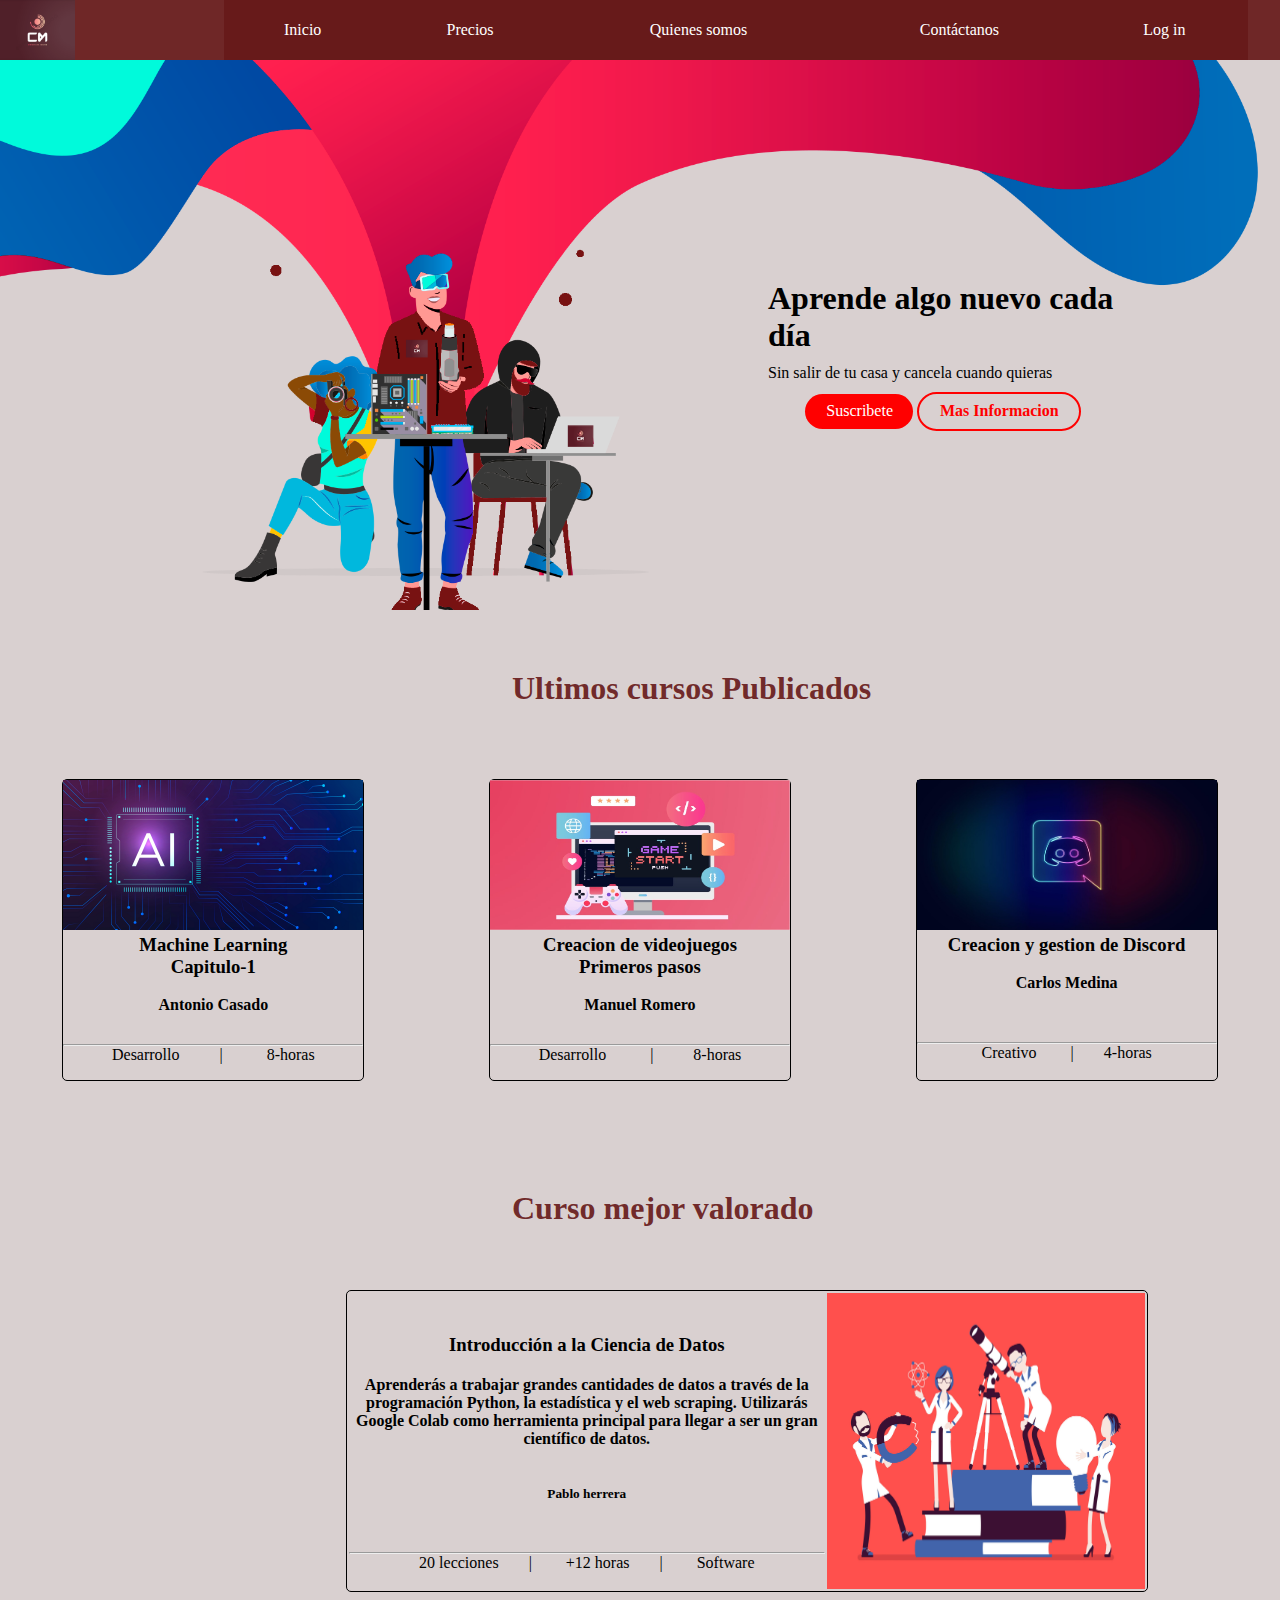
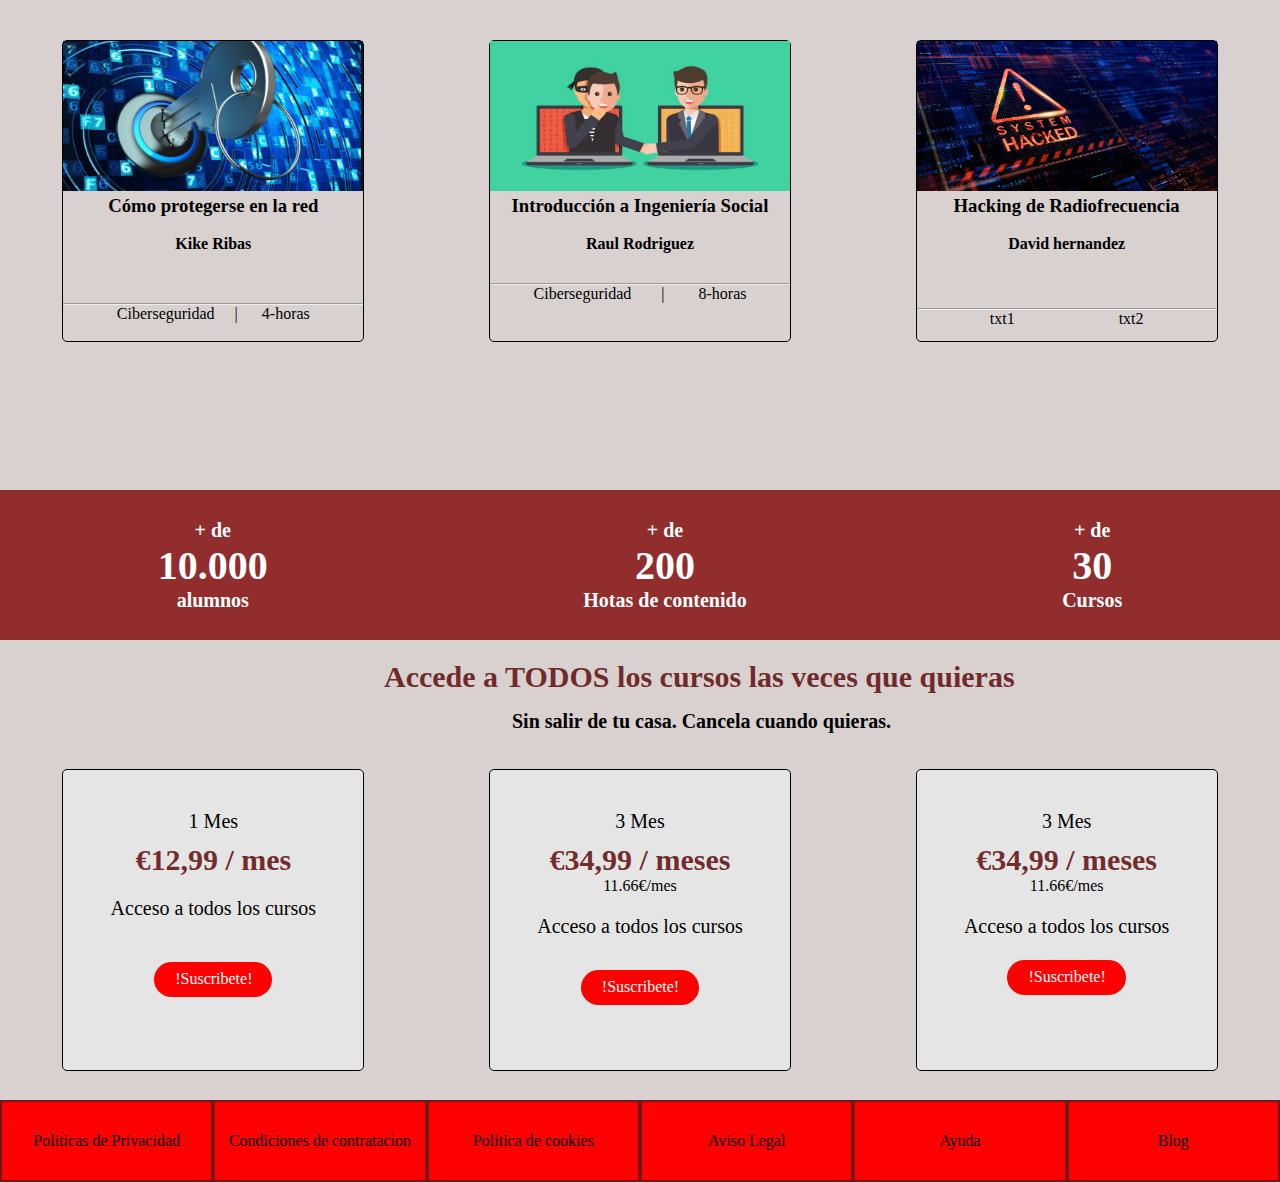
<file: index.html>
<!DOCTYPE html>
<html lang="en">

<head>
  <meta charset="UTF-8" />
  <meta http-equiv="X-UA-Compatible" content="IE=edge" />
  <meta name="viewport" content="width=device-width, initial-scale=1.0" />
  <link rel="stylesheet" href="css/style.css" />
  <link rel="shortcut icon" href="img/favicon.png" type="image/x-icon" />
  <link rel="stylesheet" href="">
  <title>Index</title>
</head>

<body class="body">
  <!-- Menu principal -->
  <header>
    <div class="menu">
      <input type="checkbox">
      <i class="fas fa-bars"></i>
      <i class="fas fa-times"></i>
      <img class="logo" src="img/logo.png" alt="" />
      <nav>
        <ul>
          <li>
            <a href="index.html"><span class="primero"><img src="icon/003-home3.png" /></span>Inicio</a>
          </li>
          <li>
            <a href="#precios"><span class="tercero"><img src="icon/054-price-tag.png" /></span>Precios</a>
          </li>
          <li>
            <a href="quienes somos.html"><span class="cuarto"><img src="icon/149-cog.png" /></span>Quienes somos</a>
          </li>
          <li>
            <a href="contactanos.html"><span class="quinto"><img src="icon/389-mail2.png" /></span>Contáctanos</a>
          </li>
          <li>
            <a href="login.html"><span class="sexto"><img src="icon/icons8-usuario-60.png" /></span>Log in</a>
          </li>
        </ul>
      </nav>
    </div>
  </header>
  <!-- Presentacion 1 -->
  <div class="primer">
    <div class="txt1">
      <h1>Aprende algo nuevo cada día</h1>
      <p>Sin salir de tu casa y cancela cuando quieras</p>
      <a href="#precios" class="subs">Suscribete</a>
      <a href="Coming soon.html" class="info"> <b>Mas Informacion</b></a>
    </div>
  </div>
  <!-- Presentacion 2 de ultimos cursos añadidos -->
  <div class="ultimos">
    <h1>Ultimos cursos Publicados</h1>
    <div class="curs1">
      <a href="Coming soon.html">
        <img src="/img/ia.png" alt="">

        <h3>Machine Learning <br>Capitulo-1</h3>
        <br>
        <h4>Antonio Casado</h4>
        <hr>
        <span>Desarrollo</span>| <span>8-horas</span>
      </a>
    </div>

    <div class="curs2">
      <a href="Coming soon.html">
        <img src="/img/juegos.jpg" alt="">

        <h3>Creacion de videojuegos <br> Primeros pasos</h3>
        <br>
        <h4>Manuel Romero</h4>
        <hr>
        <span>Desarrollo</span> |<span>8-horas</span>
      </a>
    </div>

    <div class="curs3">
      <a href="Coming soon.html">
        <img src="img/disc.jpg" alt="">

        <h3>Creacion y gestion de Discord</h3>
        <br>
        <h4>Carlos Medina</h4>
        <hr>
        <span>Creativo</span> |<span>4-horas</span>
      </a>
    </div>
  </div>
  <!-- Presentacion 3 mejores cursos  -->
  <div class="mejores">
    <h1>Curso mejor valorado</h1>
    <div class="curs4">
      <a href="Coming soon.html">
        <table>
          <tr>
            <td>
              <h3>Introducción a la Ciencia de Datos</h3>
              <h4>Aprenderás a trabajar grandes cantidades de datos a través de la programación Python, la estadística y
                el web scraping. Utilizarás Google Colab como herramienta principal para llegar a ser un gran científico
                de datos.</h4>
              <br>
              <h5>Pablo herrera</h5>
              <hr>
              <span>20 lecciones</span>| <span>+12 horas</span>| <span>Software</span>
            </td>
            <td>
              <div class="curs4divimg">
                <img src="img/cienc.jpg" alt="">
              </div>
            </td>
          </tr>
        </table>
      </a>
    </div>

    <div class="curs5">
      <a href="Coming soon.html">
        <img src="/img/cibered.jpg" alt="">

        <h3>Cómo protegerse en la red</h3>
        <br>
        <h4>Kike Ribas</h4>
        <hr>
        <span>Ciberseguridad</span>| <span>4-horas</span>
      </a>
    </div>

    <div class="curs6">
      <a href="Coming soon.html">
        <img src="img/ingesoci.jpg" alt="">

        <h3>Introducción a Ingeniería Social</h3>
        <br>
        <h4>Raul Rodriguez</h4>
        <hr>
        <span>Ciberseguridad</span>| <span>8-horas</span>
      </a>
    </div>
    <div class="curs7">
      <a href="Coming soon.html">
        <img src="img/hackradio.jpeg" alt="">

        <h3>Hacking de Radiofrecuencia</h3>
        <br>
        <h4>David hernandez</h4>
        <hr>
        <span>txt1</span> <span>txt2</span>
      </a>
    </div>
  </div>

  <!-- Presentacion 4 Zona de cantidad de alumnos -->
  <div class="alumnos">

    <span>
      <h4>+ de</h4>
      <h2>10.000 <br>
        <h4>alumnos</h4>
      </h2>
    </span> <span>
      <h4>+ de</h4>
      <h2>200 <br>
        <h4>Hotas de contenido</h4>
      </h2>
    </span> <span>
      <h4>+ de</h4>
      <h2>30 <br>
        <h4>Cursos</h4>
      </h2>
    </span>
  </div>

  <!-- Zona de los precios de los cursos -->
  <div id="precios">
    <h2>Accede a TODOS los cursos las veces que quieras</h2>
    <h3>Sin salir de tu casa. Cancela cuando quieras.</h3>
    <div class="prec1">
      <p class="mes0">1 Mes</p>
      <strong class="din0">€12,99 / mes</strong>
      <p class="tt0">Acceso a todos los cursos</p>
      <a class="subs0" href="login.html">!Suscribete!</a>
    </div>
    <div class="prec2">
      <p class="mes1"> 3 Mes</p>
      <strong class="din1">€34,99 / meses</strong>
      <p class="din11">11.66€/mes</p>
      <p class="tt1">Acceso a todos los cursos</p>
      <a class="subs1" href="login.html">!Suscribete!</a>
    </div>
    <div class="prec3">
      <p class="mes2">3 Mes</p>
      <strong class="din2">€34,99 / meses</strong>
      <p class="din21">11.66€/mes</p>
      <p class="tt2">Acceso a todos los cursos</p>
      <a class="subs2" href="login.html">!Suscribete!</a>
    </div>
  </div>
  <footer>
    <div class="footdiv"><span> <a href="Coming soon.html">Politicas de Privacidad</a></span></div> 
    <div class="footdiv"><span><a href="Coming soon.html">Condiciones de contratacion</a></span></div> 
    <div class="footdiv"><span><a href="Coming soon.html">Politica de cookies</span></a></div>
    <div class="footdiv"><span><a href="Coming soon.html">Aviso Legal</a></span></div> 
    <div class="footdiv"><span><a href="contactanos.html">Ayuda</a></span></div> 
    <div class="footdiv"><span><a href="Coming soon.html">Blog</a></span></div>
  </footer>
</body>

</html>
</file>
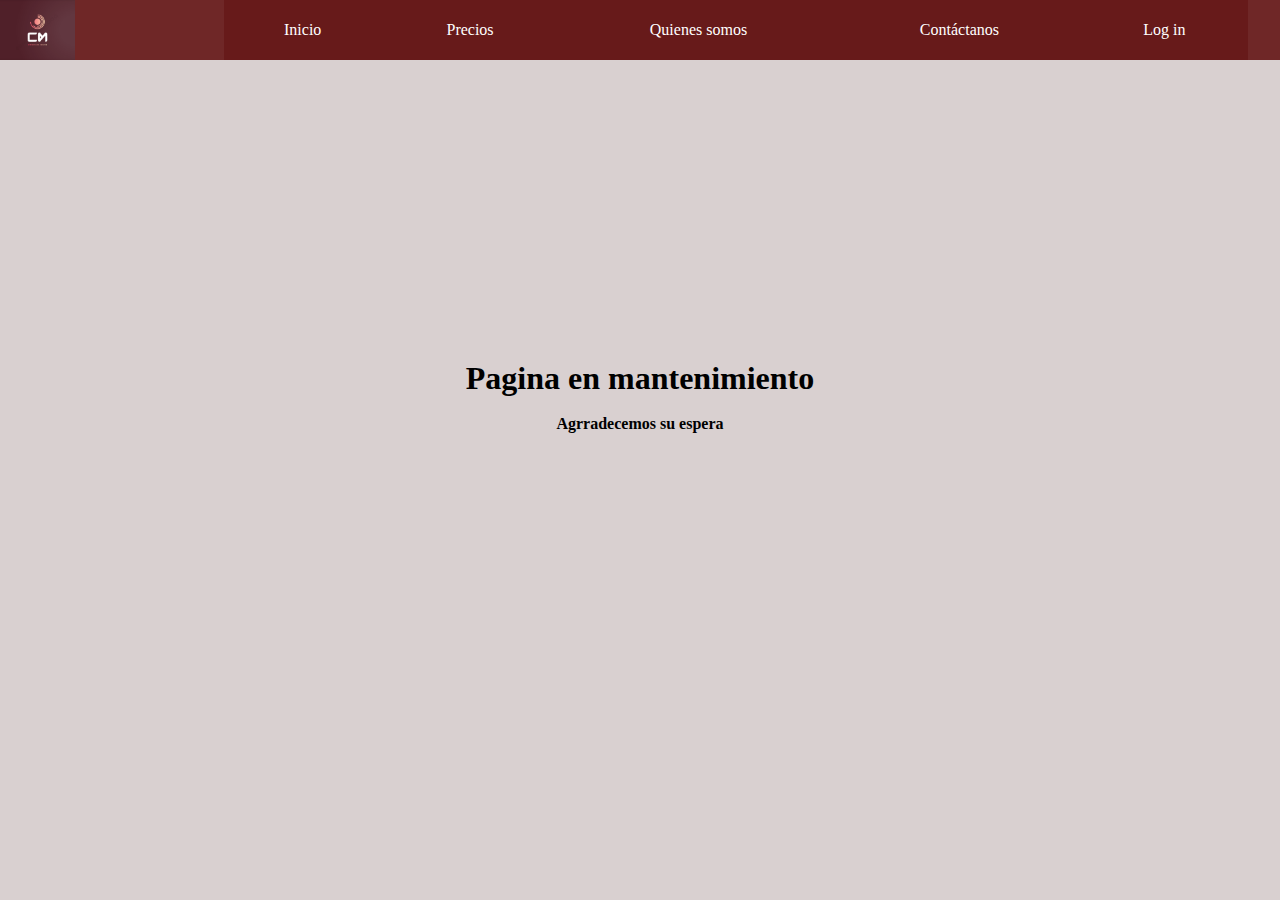
<file: Coming soon.html>
<!DOCTYPE html>
<html lang="en">

<head>
  <meta charset="UTF-8" />
  <meta http-equiv="X-UA-Compatible" content="IE=edge" />
  <meta name="viewport" content="width=device-width, initial-scale=1.0" />
  <link rel="stylesheet" href="css/style.css" />
  <link rel="shortcut icon" href="img/favicon.png" type="image/x-icon" />
  <title>Coming soon</title>
</head>
<body class="body">
  <header>
    <div class="menu">
      <img class="logo" src="img/logo.png" alt="" />
      <nav>
        <ul>
          <li>
            <a href="index.html"><span class="primero"><img src="icon/003-home3.png" /></span>Inicio</a>
          </li>
          <li>
            <a href="#precios"><span class="tercero"><img src="icon/054-price-tag.png" /></span>Precios</a>
          </li>
          <li>
            <a href="quienes somos.html"><span class="cuarto"><img src="icon/149-cog.png" /></span>Quienes somos</a>
          </li>
          <li>
            <a href="contactanos.html"><span class="quinto"><img src="icon/389-mail2.png" /></span>Contáctanos</a>
          </li>
          <li>
            <a href="login.html"><span class="sexto"><img src="icon/icons8-usuario-60.png" /></span>Log in</a>
          </li>
        </ul>
      </nav>
    </div>
  </header>

  <h1 class="coming">Pagina en mantenimiento</h1>
  <br>
  <h4>Agrradecemos su espera</h4>
</body>
</html>
</file>
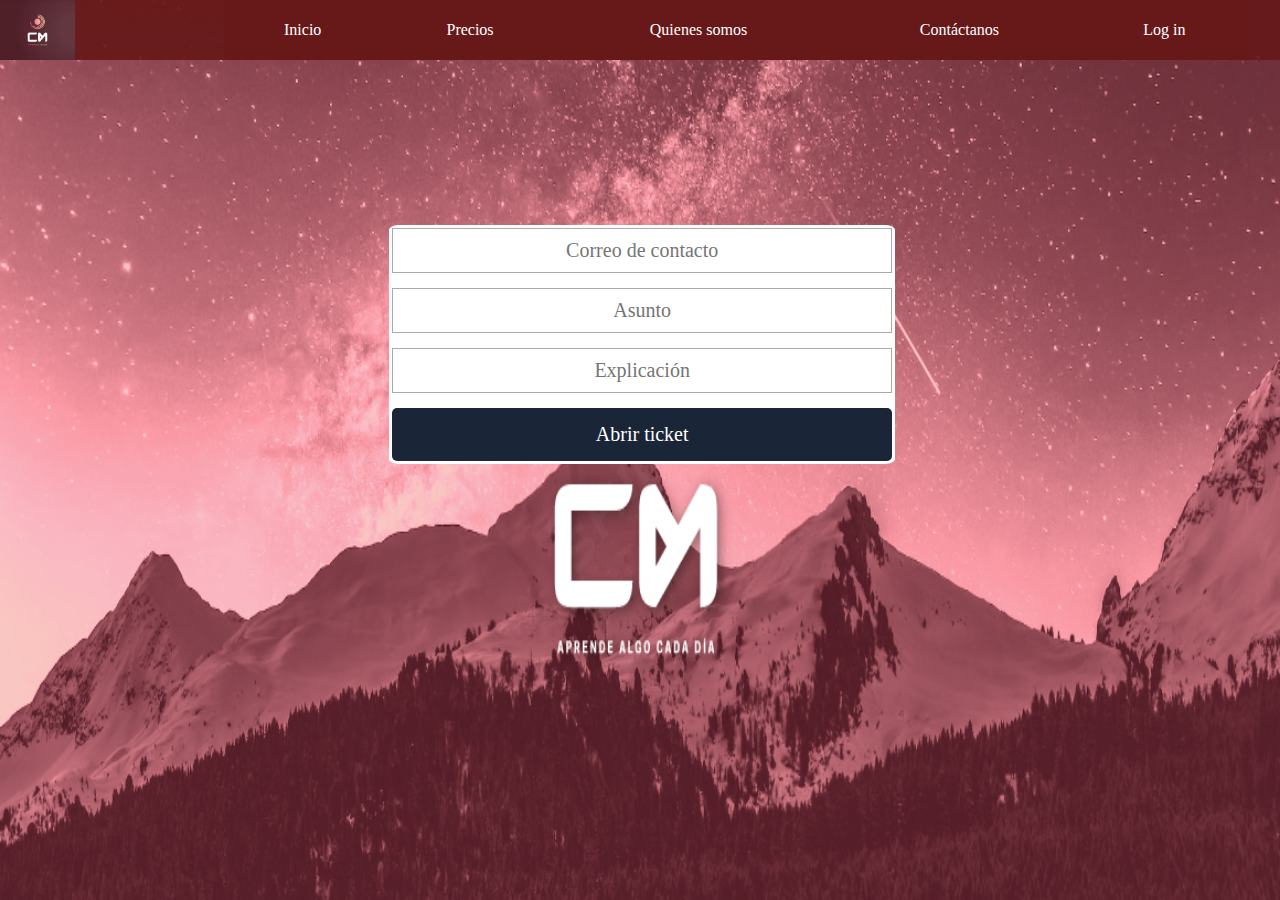
<file: contactanos.html>
<!DOCTYPE html>
<html lang="en">
<head>
  <meta charset="UTF-8" />
  <meta http-equiv="X-UA-Compatible" content="IE=edge" />
  <meta name="viewport" content="width=device-width, initial-scale=1.0" />
  <link rel="stylesheet" href="css/style.css" />
  <link rel="shortcut icon" href="img/favicon.png" type="image/x-icon" />
  <link rel="stylesheet" href="https://use.fontawesome.com/releases/v5.6.3/css/all.css" >
  <title>Contactanos</title>
</head>
<body class="bodylogin">
    <header>
        <div class="menu">
            <input type="checkbox">
            <i class="fas fa-bars"></i>
            <i class="fas fa-times"></i>
        <img class="logo" src="img/logo.png" alt="">
        <nav>
            <ul>
                <li>
                    <a href="index.html"><span class="primero"><img src="icon/003-home3.png"></span>Inicio</a>
                </li>
                <li>
                    <a href="index.html#precios"><span class="tercero"><img src="icon/054-price-tag.png"></span>Precios</a>
                </li>
                <li>
                    <a href="quienes somos.html"><span class="cuarto"><img src="icon/149-cog.png"></span>Quienes somos</a>
                </li>
                <li>
                    <a href="contactanos.html"><span class="quinto"><img src="icon/389-mail2.png"></span>Contáctanos</a>
                </li>
                <li>
                    <a href="login.html"><span class="sexto"><img src="icon/icons8-usuario-60.png"></span>Log in</a>
                </li>
            </ul>
        </nav>
    </div>
    </header>
    <div class="contenedor">
        <form class="formulario" action="mailto:26082004mrc@gmail.com">
            <div class="input-contenedor">
                <input type="text" placeholder="Correo de contacto">
            </div>
            <div class="input-contenedor">
                <input type="text" placeholder="Asunto">
            </div>
            <div class="input-contenedor">
                <input type="text" placeholder="Explicación">
            </div>
            <input type="submit" value="Abrir ticket" class="button">
        </form>
    </div>
</body>
</html>
</file>
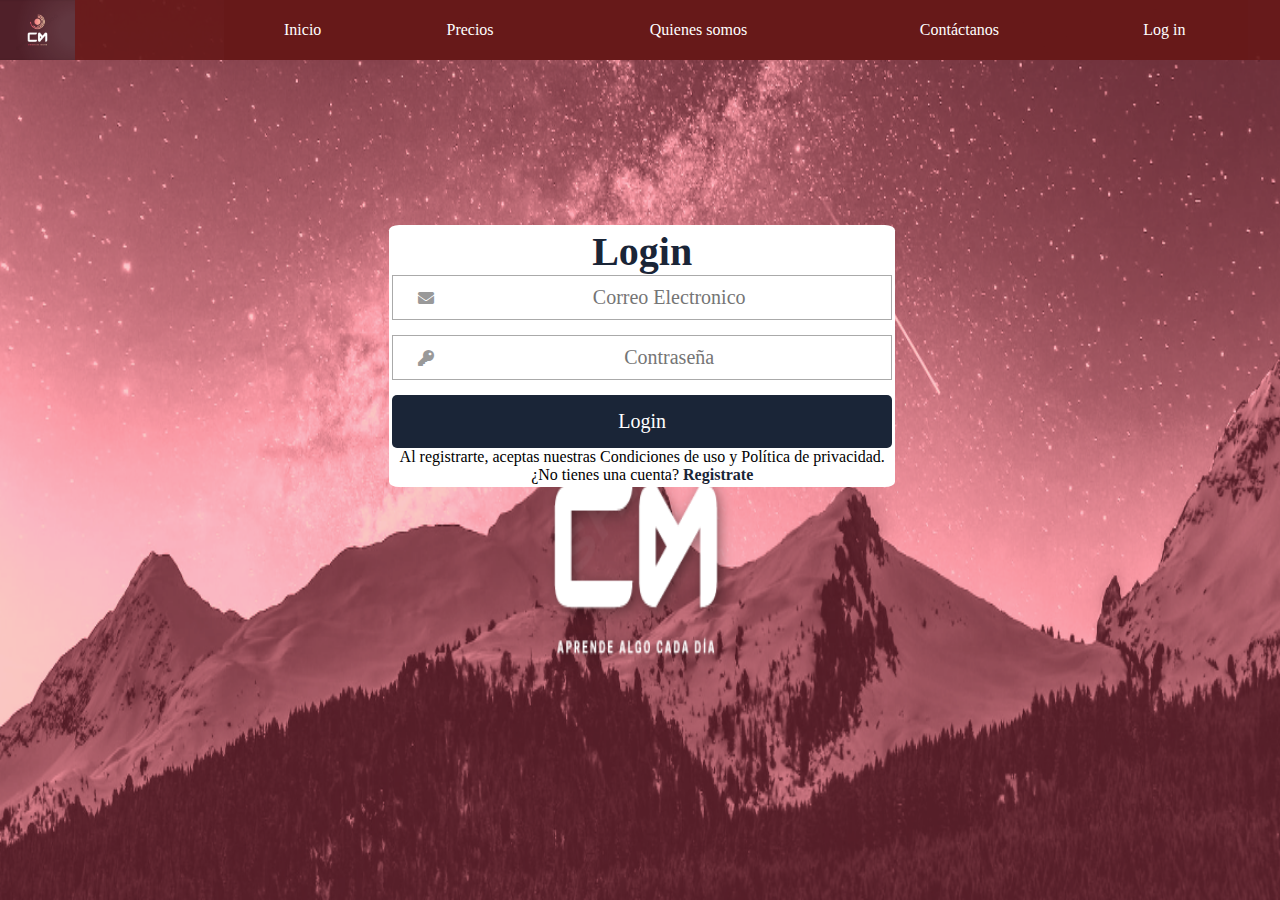
<file: login.html>
<!DOCTYPE html>
<html lang="en">
<head>
    <meta charset="UTF-8">
    <meta http-equiv="X-UA-Compatible" content="IE=edge">
    <meta name="viewport" content="width=device-width, initial-scale=1.0">
    <link rel="stylesheet" href="css/style.css">
    <link rel="shortcut icon" href="img/favicon.png" type="image/x-icon">
    <link rel="stylesheet" href="https://use.fontawesome.com/releases/v5.6.3/css/all.css">
    <title>Login</title>
</head>
<body class="bodylogin">
    <header>
        <div class="menu">
            <input type="checkbox">
            <i class="fas fa-bars"></i>
            <i class="fas fa-times"></i>
        <img class="logo" src="img/logo.png" alt="">
        <nav>
            <ul>
                <li>
                    <a href="index.html"><span class="primero"><img src="icon/003-home3.png"></span>Inicio</a>
                </li>
                <li class="tercero">
                    <a href="index.html#precios"><span ><img src="icon/054-price-tag.png"></span>Precios</a>
                </li>
                <li>
                    <a href="quienes somos.html"><span class="cuarto"><img src="icon/149-cog.png"></span>Quienes somos</a>
                </li>
                <li>
                    <a href="contactanos.html"><span class="quinto"><img src="icon/389-mail2.png"></span>Contáctanos</a>
                </li>
                <li>
                    <a href="login.html"><span class="sexto"><img src="icon/icons8-usuario-60.png"></span>Log in</a>
                </li>
            </ul>
        </nav>
    </div>
    </header>
    <div class="contenedor">
        <form class="formulario">
            <h1 class="formh1">Login</h1>
            <div class="input-contenedor">
                <i class="fas fa-envelope icon"></i>
                <input type="text" placeholder="Correo Electronico">
            </div>
            <div class="input-contenedor">
                <i class="fas fa-key icon"></i>
                <input type="password" placeholder="Contraseña">
            </div>
            <button class="button" ><a class="log" href="Coming soon.html">Login</a></button>
            <p>Al registrarte, aceptas nuestras Condiciones de uso y Política de privacidad.</p>
            <p>¿No tienes una cuenta? <a class="link" href="Registro.html">Registrate </a></p>
        </form>
    </div>
</body>
</html>
</file>
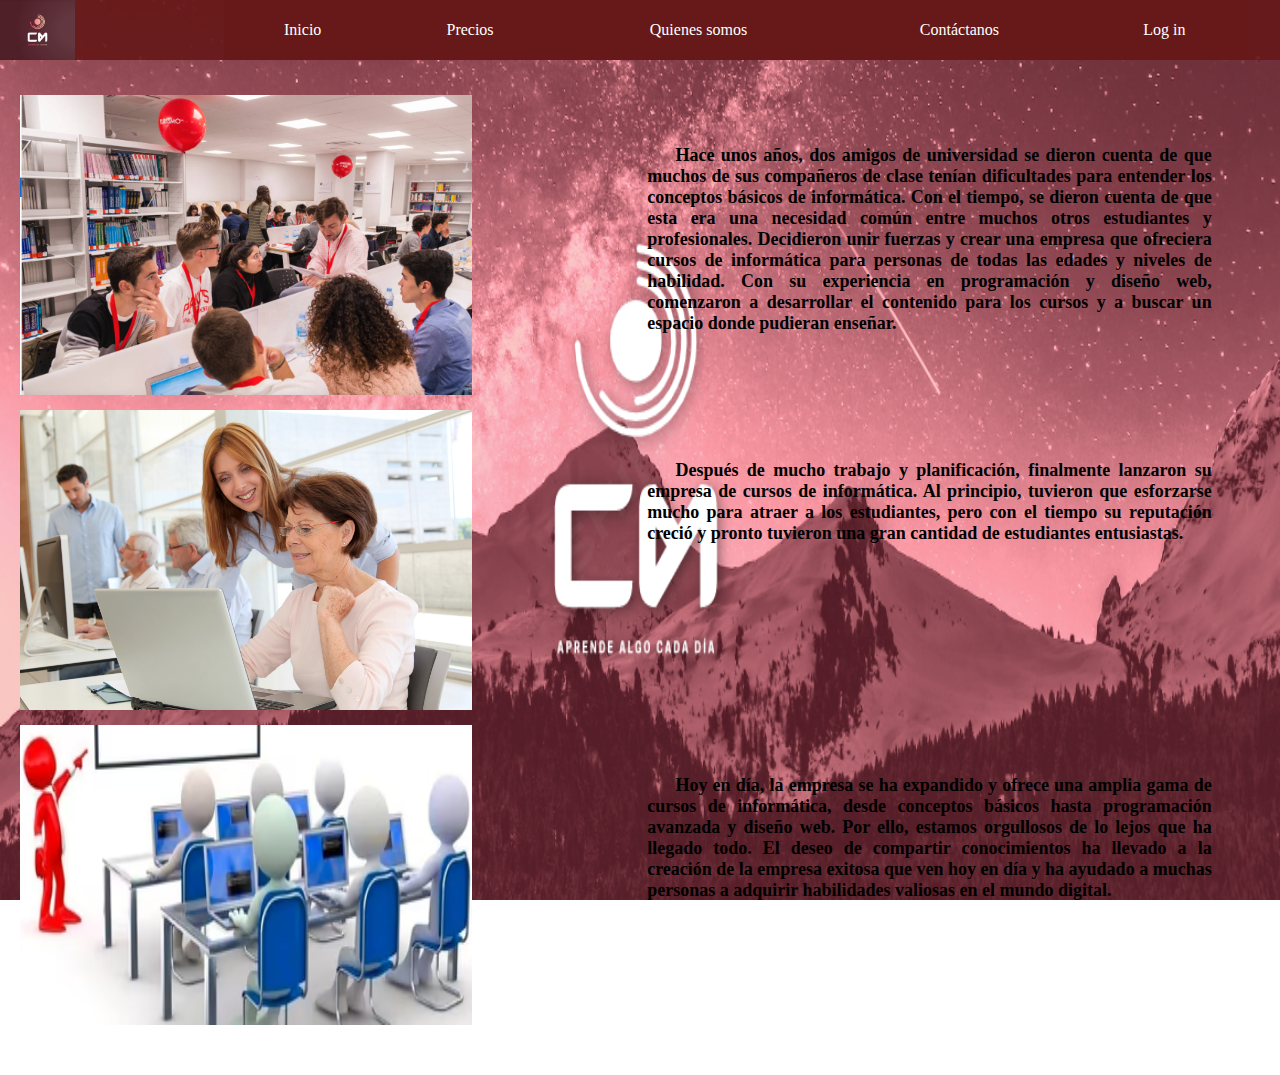
<file: quienes somos.html>
<!DOCTYPE html>
<html lang="en">

<head>
    <meta charset="UTF-8">
    <meta http-equiv="X-UA-Compatible" content="IE=edge">
    <meta name="viewport" content="width=device-width, initial-scale=1.0">
    <link rel="stylesheet" href="css/style.css">
    <link rel="shortcut icon" href="img/favicon.png" type="image/x-icon">
    <title>Quienes somos</title>
</head>

<body class="bodyquienes">
    <header>
        <div class="menu">
            <input type="checkbox">
            <i class="fas fa-bars"></i>
            <i class="fas fa-times"></i>
        <img class="logo" src="img/logo.png" alt="">
        <nav>
            <ul>
                <li>
                    <a href="index.html"><span class="primero"><img src="icon/003-home3.png"></span>Inicio</a>
                </li>
                <li>
                    <a href="index.html#precios"><span class="tercero"><img src="icon/054-price-tag.png"></span>Precios</a>
                </li>
                <li>
                    <a href="quienes somos.html"><span class="cuarto"><img src="icon/149-cog.png"></span>Quienes
                        somos</a>
                </li>
                <li>
                    <a href="contactanos.html"><span class="quinto"><img src="icon/389-mail2.png"></span>Contáctanos</a>
                </li>
                <li>
                    <a href="login.html"><span class="sexto"><img src="icon/icons8-usuario-60.png"></span>Log in</a>
                </li>
            </ul>
        </nav>
    </div>
    </header>
    <div class="quienes">
        <div class="divquien letras"><span>Hace unos años, dos amigos de universidad se dieron cuenta de que muchos de sus compañeros de clase tenían dificultades para entender los conceptos básicos de informática. Con el tiempo, se dieron cuenta de que esta era una necesidad común entre muchos otros estudiantes y profesionales. Decidieron unir fuerzas y crear una empresa que ofreciera cursos de informática para personas de todas las edades y niveles de habilidad. Con su experiencia en programación y diseño web, comenzaron a desarrollar el contenido para los cursos y a buscar un espacio donde pudieran enseñar.</span></div>
        <div class="divquien"><img class="imgquien" src="/img/quienes1.jpg" alt=""></div>
        <div class="divquien letras"><span>Después de mucho trabajo y planificación, finalmente lanzaron su empresa de cursos de informática. Al principio, tuvieron que esforzarse mucho para atraer a los estudiantes, pero con el tiempo su reputación creció y pronto tuvieron una gran cantidad de estudiantes entusiastas.</span></div>
        <div class="divquien iz"><img class="imgquien" src="/img/quienes2.jpg" alt=""></div>
        <div class="divquien letras"><span>Hoy en día, la empresa se ha expandido y ofrece una amplia gama de cursos de informática, desde conceptos básicos hasta programación avanzada y diseño web. Por ello, estamos orgullosos de lo lejos que ha llegado todo. El deseo de compartir conocimientos ha llevado a la creación de la empresa exitosa que ven hoy en día y ha ayudado a muchas personas a adquirir habilidades valiosas en el mundo digital.</span></div>
        <div class="divquien"><img class="imgquien" src="/img/quienes3.png" alt=""></div>
    </div>
</body>
</html>
</file>
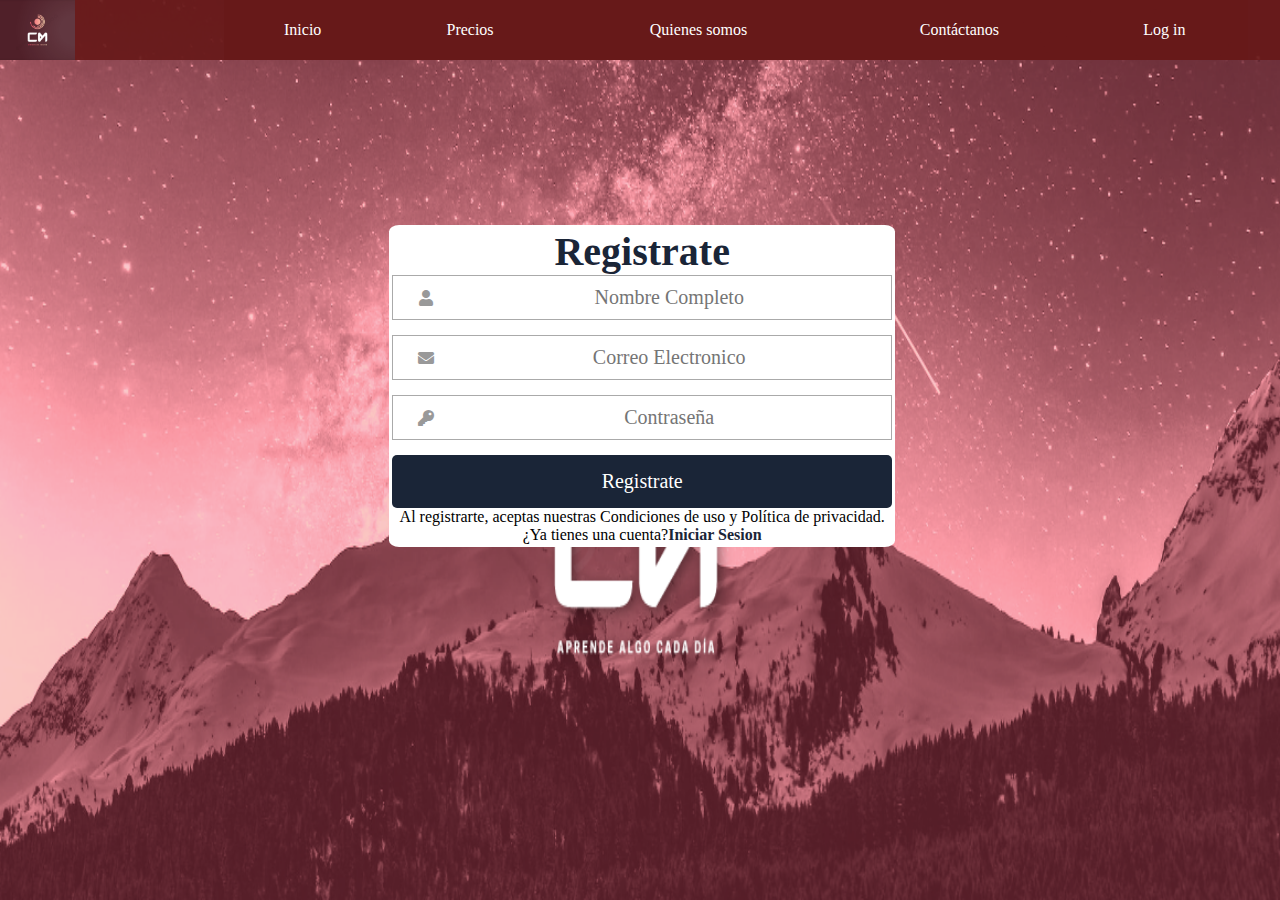
<file: Registro.html>
<!DOCTYPE html>
<html lang="en">
<head>
  <meta charset="UTF-8" />
  <meta http-equiv="X-UA-Compatible" content="IE=edge" />
  <meta name="viewport" content="width=device-width, initial-scale=1.0" />
  <link rel="stylesheet" href="css/style.css" />
  <link rel="shortcut icon" href="img/favicon.png" type="image/x-icon" />
  <link rel="stylesheet" href="https://use.fontawesome.com/releases/v5.6.3/css/all.css" >
  <title>Registro</title>
</head>
<body class="bodylogin">
    <header>
        <div class="menu">
            <input type="checkbox">
            <i class="fas fa-bars"></i>
            <i class="fas fa-times"></i>
        <img class="logo" src="img/logo.png" alt="">
        <nav>
            <ul>
                <li>
                    <a href="index.html"><span class="primero"><img src="icon/003-home3.png"></span>Inicio</a>
                </li>
                <li>
                    <a href="index.html#precios"><span class="tercero"><img src="icon/054-price-tag.png"></span>Precios</a>
                </li>
                <li>
                    <a href="quienes somos.html"><span class="cuarto"><img src="icon/149-cog.png"></span>Quienes somos</a>
                </li>
                <li>
                    <a href="contactanos.html"><span class="quinto"><img src="icon/389-mail2.png"></span>Contáctanos</a>
                </li>
                <li>
                    <a href="login.html"><span class="sexto"><img src="icon/icons8-usuario-60.png"></span>Log in</a>
                </li>
            </ul>
        </nav>
    </div>
    </header>
    <div class="contenedor">
        <form class="formulario">
            <h1 class="formh1">Registrate</h1>
            <div class="input-contenedor">
                <i class="fas fa-user icon"></i>
                <input type="text" placeholder="Nombre Completo">
            </div>
            <div class="input-contenedor">
                <i class="fas fa-envelope icon"></i>
                <input type="text" placeholder="Correo Electronico">
            </div>
            <div class="input-contenedor">
                <i class="fas fa-key icon"></i>
                <input type="password" placeholder="Contraseña">
            </div>
            <button class="button" ><a class="log" href="Coming soon.html">Registrate</a></button>
            <p>Al registrarte, aceptas nuestras Condiciones de uso y Política de privacidad.</p>
            <p>¿Ya tienes una cuenta?<a class="link" href="login.html">Iniciar Sesion</a></p>
        </form>
    </div>
</body>
</html>
</file>
<file: css/style.css>
* {
    margin: 0px;
    padding: 0px;
    text-decoration: none;
    text-align: center;
    font-family: Georgia, 'Times New Roman', Times, serif;
    
}
.body{
    background-color: rgb(217, 208, 208);
}
a {
    color: black;
}

/* Menu Principal */
.logo {
    height: 60px;
    position: relative;
    float: left;
}

header {
    width: 100%;
    overflow: hidden;
    height: 60px;
    position: relative;
    background-color: #671919ec;
}
.menu input[type="checkbox"] {
    opacity: 0;
  }
  .menu input[type="checkbox"], .menu .fa-bars, .menu .fa-times {
    opacity:0;
  }
nav {
    top: -20px;
    position: absolute;
    left: 0px;
    right: -15%;
    margin: 20px auto;
    width: 80%;
}

nav ul {
    list-style: none;
}

nav>ul {
    display: table;
    width: 100%;
    background-color: #671919ec;
    position: relative;
}

nav>ul li {
    display: table-cell;
}

nav>ul>li>ul {
    display: block;
    position: absolute;
    background-color: black;
    left: 0px;
    right: 0px;
    overflow: hidden;
    height: 0%;
    transition: all .3s ease;
}

nav>ul li a {
    color: white;
    display: block;
    line-height: 20px;
    padding: 20px;
    position: relative;
    text-align: center;
    text-decoration: none;
    transition: all .3s ease;
}

nav>ul>li a span {
    background-color: #671919ec;
    display: block;
    height: 100%;
    width: 100%;
    left: 0;
    position: absolute;
    top: -60px;
    transition: all .3s ease;
    line-height: 60px;
}

nav>ul>li>a:hover>span {
    top: 0px;
}

/* Primer apartado index */
.primer {
    position: relative;
    width: 100%;
    height: 550px;
    background-repeat: no-repeat;
    background-image: url(/img/banner1.png);
    background-size: 100%;
    background-position: center;
}

.txt1 {
    position: relative;
    top: 40%;
    padding-left: 60%;
    width: 350px;

}

.txt1 p {
    padding-top: 10px;
    padding-bottom: 20px;
    text-align: left;
    size: 200px;
}

.txt1 h1 {
    text-align: left;
    size: 200px;
}

.txt1 .subs {
    background-color: red;
    color: white;
    border-radius: 20px;
    transition: 0.2s;
    padding-top: 8px;
    padding-bottom: 10px;
    padding-left: 21px;
    padding-right: 20px;
}

.txt1 .subs:hover {
    transition: 0.2s;
    box-shadow: 0px 3px 3px 1px rgb(130, 130, 130);
}

.txt1 .info {
    border: 2px solid red;
    color: red;
    padding-top: 8px;
    padding-bottom: 10px;
    padding-left: 21px;
    padding-right: 20px;
    border-radius: 20px;
    transition: 0.2s;
}

.txt1 .info:hover {
    transition: 0.2s;
    box-shadow: 0px 3px 3px 1px rgb(130, 130, 130);
}

/* Presentacion 2 ultimos cursos añadidos */
.ultimos {
    position: relative;
    top: 60px;
    display: flex;
    width: 100%;
    height: 520px;
}

.ultimos h1 {
    position: absolute;
    padding-left: 40%;
    color: #671919ec;
}

/* Curso 1  */

.ultimos .curs1 {
    width: 300px;
    height: 300px;
    border: 1px solid black;
    margin: auto;
    border-radius: 5px;
    transform: translate(0, 0px);
    transition: 0.2s;
}

.ultimos .curs1:hover {
    transform: translate(0, -10px);
    transition: 0.2s;
    box-shadow: 0px 5px 5px 1px rgb(130, 130, 130);
}

.curs1 img {
    width: 300px;
    height: 150px;
}

.curs1 h4 {
    padding-bottom: 30px;
}

.curs1 span {
    padding: 40px;
}


/* Curso 2 */
.ultimos .curs2 {
    width: 300px;
    height: 300px;
    border: 1px solid black;
    margin: auto;
    border-radius: 5px;
    display: flex;
    text-align: center;
    transform: translate(0, 0px);
    transition: 0.2s;
}

.ultimos .curs2:hover {
    transform: translate(0, -10px);
    transition: 0.2s;
    box-shadow: 0px 5px 5px 1px rgb(130, 130, 130);
}

.curs2 img {
    width: 300px;
    height: 150px;
}

.curs2 h4 {
    padding-bottom: 30px;
}

.curs2 span {
    padding: 40px;
}

/* Curso 3 */
.ultimos .curs3 {
    width: 300px;
    height: 300px;
    border: 1px solid black;
    margin: auto;
    display: flex;
    text-align: center;
    border-radius: 5px;
    transform: translate(0, 0px);
    transition: 0.2s;
}

.ultimos .curs3:hover {
    transform: translate(0, -10px);
    transition: 0.2s;
    box-shadow: 0px 5px 5px 1px rgb(130, 130, 130);
}

.curs3 img {
    width: 300px;
    height: 150px;
}

.curs3 h4 {
    padding-bottom: 50px;
}

.curs3 span {
    padding: 30px;
}

/* Presentacion 3 Mejores cursos */
.mejores {
    position: relative;
    top: 60px;
    display: flex;
    width: 100%;
    height: 900px;

}

.mejores h1 {
    position: absolute;
    padding-left: 40%;
    color: #671919ec;
}

/* Curso 4 */
.mejores .curs4 {
    width: 800px;
    height: 300px;
    border: 1px solid black;
    display: flex;
    position: absolute;
    text-align: center;
    top: 100px;
    margin-left: 27%;
    margin-bottom: 20px;
    border-radius: 5px;
    transform: translate(0, 0px);
    transition: 0.5s;
}

.mejores .curs4:hover {
    transform: translate(0, -10px);
    transition: 0.2s;
    box-shadow: 0px 5px 5px 1px rgb(130, 130, 130);
}

.curs4 td {
    width: 60%;
    height: 60%;
}

.curs4 h3 {
    padding: 20px;
}

.curs4 h5 {
    padding-bottom: 50px;
    padding-top: 20px;
}

.curs4 span {
    padding-left: 30px;
    padding-right: 30px;
}

.curs4 img {
    width: 100%;
    height: 296px;

}

/* Curso 5 */
.mejores .curs5 {
    width: 300px;
    height: 300px;
    border: 1px solid black;
    margin: auto;
    display: flex;
    text-align: center;
    margin-top: 450px;
    border-radius: 5px;
    transform: translate(0, 0px);
    transition: 0.2s;
}

.mejores .curs5:hover {
    transform: translate(0, -10px);
    transition: 0.2s;
    box-shadow: 0px 5px 5px 1px rgb(130, 130, 130);
}

.curs5 img {
    width: 300px;
    height: 150px;
}

.curs5 h4 {
    padding-bottom: 50px;
}

.curs5 span {
    padding: 20px;
}

/* Curso 6 */
.mejores .curs6 {
    width: 300px;
    height: 300px;
    border: 1px solid black;
    margin: auto;
    display: flex;
    text-align: center;
    margin-top: 450px;
    border-radius: 5px;
    transform: translate(0, 0px);
    transition: 0.2s;
}

.mejores .curs6:hover {
    transform: translate(0, -10px);
    transition: 0.2s;
    box-shadow: 0px 5px 5px 1px rgb(130, 130, 130);
}

.curs6 img {
    width: 300px;
    height: 150px;
}

.curs6 h4 {
    padding-bottom: 30px;
}

.curs6 span {
    padding: 30px;
}

/* Curso 7 */
.mejores .curs7 {
    width: 300px;
    height: 300px;
    border: 1px solid black;
    margin: auto;
    display: flex;
    text-align: center;
    margin-top: 450px;
    border-radius: 5px;
    transform: translate(0, 0px);
    transition: 0.2s;
}

.mejores .curs7:hover {
    transform: translate(0, -10px);
    transition: 0.2s;
    box-shadow: 0px 5px 5px 1px rgb(130, 130, 130);
}

.curs7 img {
    width: 300px;
    height: 150px;
}

.curs7 h4 {
    padding-bottom: 55px;
}

.curs7 span {
    padding: 50px;
}

/* Presentacion 4 Catidad de alumnos */
.alumnos {
    position: relative;
    top: 60px;
    width: 100%;
    height: 150px;
    text-align: center;
    display: flex;
    background-color: #8b1f1fec;
    color: white;

}

.alumnos h4 {
    font-size: 20px;
}

.alumnos h2 {
    font-size: 40px;
}

.alumnos span {
    margin: auto;
}

/* Presentacion 5 Precios */
#precios {
    position: relative;
    top: 80px;
    display: flex;
    width: 100%;
    height: 520px;
}

#precios h2 {
    font-size: 30px;
    padding-bottom: 20px;
    position: absolute;
    padding-left: 30%;
    color: #671919ec;

}

#precios h3 {
    font-size: 20px;
    position: absolute;
    top: 50px;
    padding-left: 40%;

}

#precios .prec1 {
    width: 300px;
    height: 300px;
    border: 1px solid black;
    margin: auto;
    border-radius: 5px;
    transform: translate(0, 0px);
    transition: 0.2s;
    background-color: rgb(230, 229, 229);
}

#precios .prec1 .mes0 {
    font-size: 20px;
    padding: 10px;
    padding-top: 40px;
}

#precios .prec1 .din0 {
    padding: 10px;
    font-size: 30px;
    color: #671919ec;

}

#precios .prec1 .tt0 {
    padding: 20px;
    font-size: 20px;
    padding-bottom: 50px;
}
#precios .prec1 .subs0{
    background-color: red;
    color: white;
    border-radius: 20px;
    transition: 0.2s;
    padding-top: 8px;
    padding-bottom: 10px;
    padding-left: 21px;
    padding-right: 20px;
    transition: 0.2s;
}
#precios .prec1 .subs0:hover {
    transition: 0.2s;
    box-shadow: 0px 3px 3px 1px rgb(130, 130, 130);
}
#precios .prec2 {
    width: 300px;
    height: 300px;
    border: 1px solid black;
    margin: auto;
    border-radius: 5px;
    transform: translate(0, 0px);
    transition: 0.2s;
    background-color: rgb(230, 229, 229);
}
#precios .prec2 .mes1 {
    font-size: 20px;
    padding: 10px;
    padding-top: 40px;
}

#precios .prec2 .din1 {
    padding: 10px;
    font-size: 30px;
    color: #671919ec;

}

#precios .prec2 .tt1 {
    padding: 20px;
    font-size: 20px;
    padding-bottom: 40px;
}
#precios .prec2 .subs1{
    background-color: red;
    color: white;
    border-radius: 20px;
    transition: 0.2s;
    padding-top: 8px;
    padding-bottom: 10px;
    padding-left: 21px;
    padding-right: 20px;
    transition: 0.2s;
}
#precios .prec2 .subs1:hover {
    transition: 0.2s;
    box-shadow: 0px 3px 3px 1px rgb(130, 130, 130);
}

#precios .prec3 {
    width: 300px;
    height: 300px;
    border: 1px solid black;
    margin: auto;
    border-radius: 5px;
    transform: translate(0, 0px);
    transition: 0.2s;
    background-color: rgb(230, 229, 229);
}
#precios .prec3 .mes2 {
    font-size: 20px;
    padding: 10px;
    padding-top: 40px;
}

#precios .prec3 .din2 {
    padding: 10px;
    font-size: 30px;
    color: #671919ec;

}

#precios .prec3 .tt2 {
    padding: 20px;
    font-size: 20px;
    padding-bottom: 30px;
}
#precios .prec3 .subs2{
    background-color: red;
    color: white;
    border-radius: 20px;
    transition: 0.2s;
    padding-top: 8px;
    padding-bottom: 10px;
    padding-left: 21px;
    padding-right: 20px;
    transition: 0.2s;
}
#precios .prec3 .subs2:hover {
    transition: 0.2s;
    box-shadow: 0px 3px 3px 1px rgb(130, 130, 130);
}


/* footer de pagina */
footer{
    background-color: red;
    margin-top: auto;
    display: flex;
    
}
footer>div span{
    padding: 5%;
}
.footdiv{
    position: relative;
    display: inline-block;
    width: 17%;
    height: 200%;
    padding: 30px 0;
    border: solid 2px #671919ec;
}






/* Pagina de los login y registro */
.bodylogin {
    font-family: Arial, Helvetica, sans-serif;
    margin: 0;
    background: url(/img/favicon.png);
    background-size: 100% 100%;
    background-attachment: fixed;
    background-repeat: no-repeat;
}

.contenedor {
    display: flex;
    align-items: center;
    justify-content: center;
    margin: 0;
    height: 100%;
    width: 98%;
    padding: 15px;
}

.formulario {
    background: #fff;
    margin-top: 150px;
    padding: 3px;
}

.formh1 {
    text-align: center;
    color: #1a2537;
    font-size: 40px;
}

form input[type="text"],
form input[type="password"] {
    font-size: 20px;
    width: 82%;
    padding: 10px;
    border: none;
}

.input-contenedor {
    margin-bottom: 15px;
    border: 1px solid #aaa;
}

.icon {
    min-width: 50px;
    text-align: center;
    color: #999;
}

.button {
    border: none;
    width: 100%;
    font-size: 20px;
    background: #1a2537;
    padding: 15px 20px;
    border-radius: 5px;
    cursor: pointer;
    color: white;
}

.button:hover {
    background: cadetblue;
}

p {
    text-align: center;
}

.link {
    text-decoration: none;
    color: #1a2537;
    font-weight: 600;
}

.link:hover {
    color: cadetblue;
}

.log {
    color: white;
}

/*Quienes somos*/
.bodyquienes {
    font-family: Arial, Helvetica, sans-serif;
    margin: 0;
    background: url(/img/favicon.png);
    background-size: 100% 100%;
    background-attachment: fixed;
    background-repeat: no-repeat;
}

.quienes {
    width: 98%;
    margin: 20px;
    height: auto;
    position: absolute;
}

.imgquien {
    width: 80%;
    height: auto;
}

.divquien {
    width: 45%;
    display: flex;
    margin-top: 15px;
    height: 300px;
    position: relative;
}

.letras {
    position: absolute;
    display: inline-block;
    text-align: justify;
    padding-top: 50px;
}

.divquien span {
    font-weight: 600;
    padding-inline-start: 5%;
    font-size: large;
}

/* COMING SOON */
.coming{
    padding-top: 300px;
}

/* Roturas */
@media(min-width:576px) {
    .formulario {
        margin: auto;
        width: 500px;
        margin-top: 150px;
        border-radius: 2%;
    }
}

@media(max-width:576px) 
{
    .divquien{
        width: 70%;
        text-align: center;
        margin-top: 1%;
        display: inline-block;
        position: relative;
    }
    .letras{
        position: relative;
        display: inline-block;
        text-align: justify;
        padding-top: 0;
    }
}
@media(max-width:1100px) 
{
    .menu input[type="checkbox"], .menu .fa-bars, .menu .fa-times {
        position: absolute;
        box-sizing: border-box;
        margin: 0;
        padding: 0;
        right: 0;
        top: 0;
        width: 48px;
        height: 48px;
        opacity:0;
      }
      
      .menu .fa-bars, .menu .fa-times {
        font-size: 48px;
        pointer-events: none;
      }
      
      .menu input[type="checkbox"] {
        opacity: 0;
      }
      
      .menu {
        color: white;
        position: relative;
        background: #671919ec;
        min-height: 48px;
      }
      
      .menu nav {
        display: block;
      }
      
      .menu input:checked ~ nav {
        display: block;
      }
      
      .menu input:checked ~ .fa-bars {
        display: none;
      }
      
      .menu input:not(:checked) ~ .fa-times {
        display: none;
      }

      /* ultimos cursos */
    .primer{
        background-position: 30% ;
        background-size: 200%;
    }
    .ultimos{
        display: inline;

    }
    .ultimos .curs1{
        top: 80px;
        position: relative;
    }
    .ultimos .curs2{
        top: 80px;
        position: relative;
    }
    .ultimos .curs3{
        top: 80px;
        position: relative;
        margin-bottom: 100px;
    }
    /* mejores cursos */
    .mejores{
        display: none;
    }

    /* precios */

    #precios{
      display: inline-block;
      height: 1200px;
    }
    #precios h2{
        padding-left: 10%;
    }
    #precios h3{
        top: 80px;
        padding-left: 10%;
    }
    #precios .prec1{
       position: relative;
       top: 150px;
    }
    #precios .prec2{
        position: relative;
        top: 150px;
     }
     #precios .prec3{
        position: relative;
        top: 150px;
     }
    

    header{
        width: 100%;
    }
    .primer {
        position: relative;
        width: 100%;
        height: 550px;
    }
    .divquien span {
        font-weight: 600;
        padding-inline-start: 5%;
        font-size: medium;
    }
    .divquien{
        width: 70%;
        margin-top: 1%;
        text-align: center;
        display: inline-block;
        position: relative;
    }
    .letras{
        position: relative;
        display: inline-block;
        text-align: justify;
        padding-top: 0;
    }


    
}
</file>
